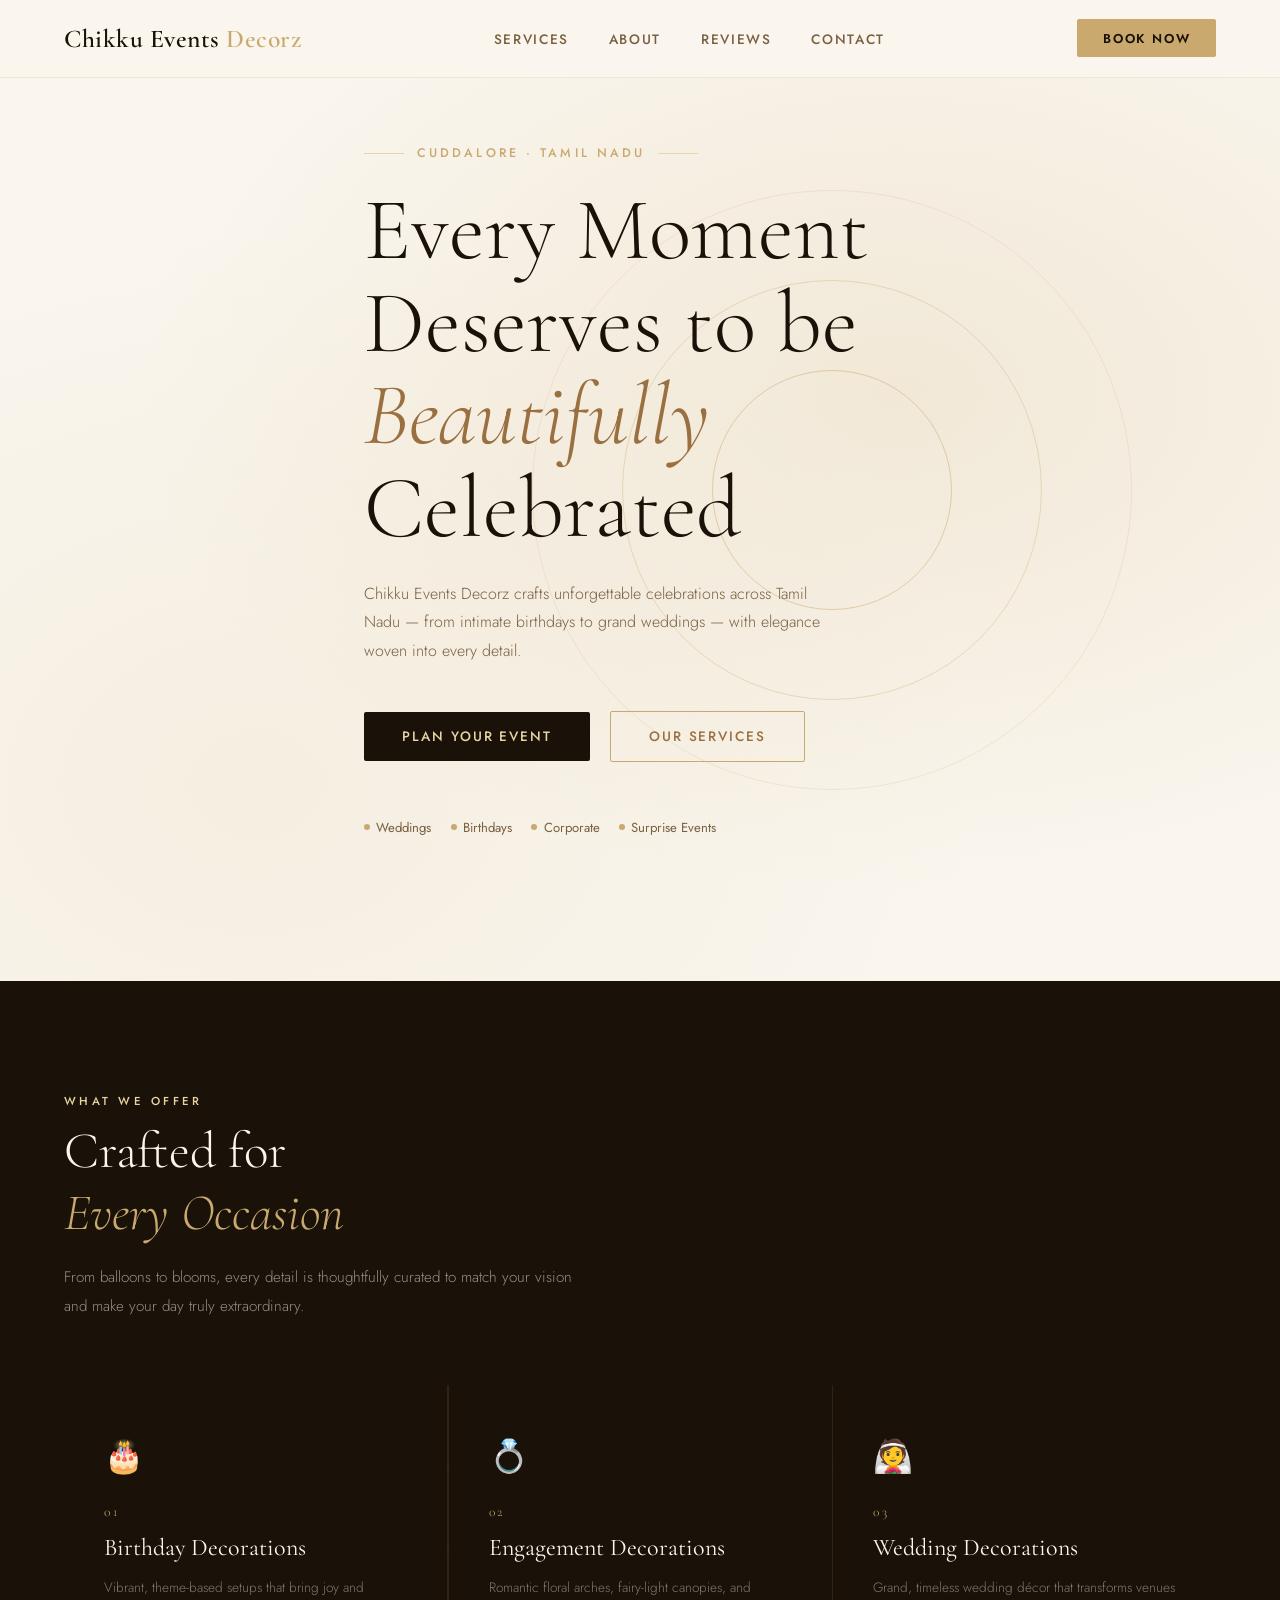
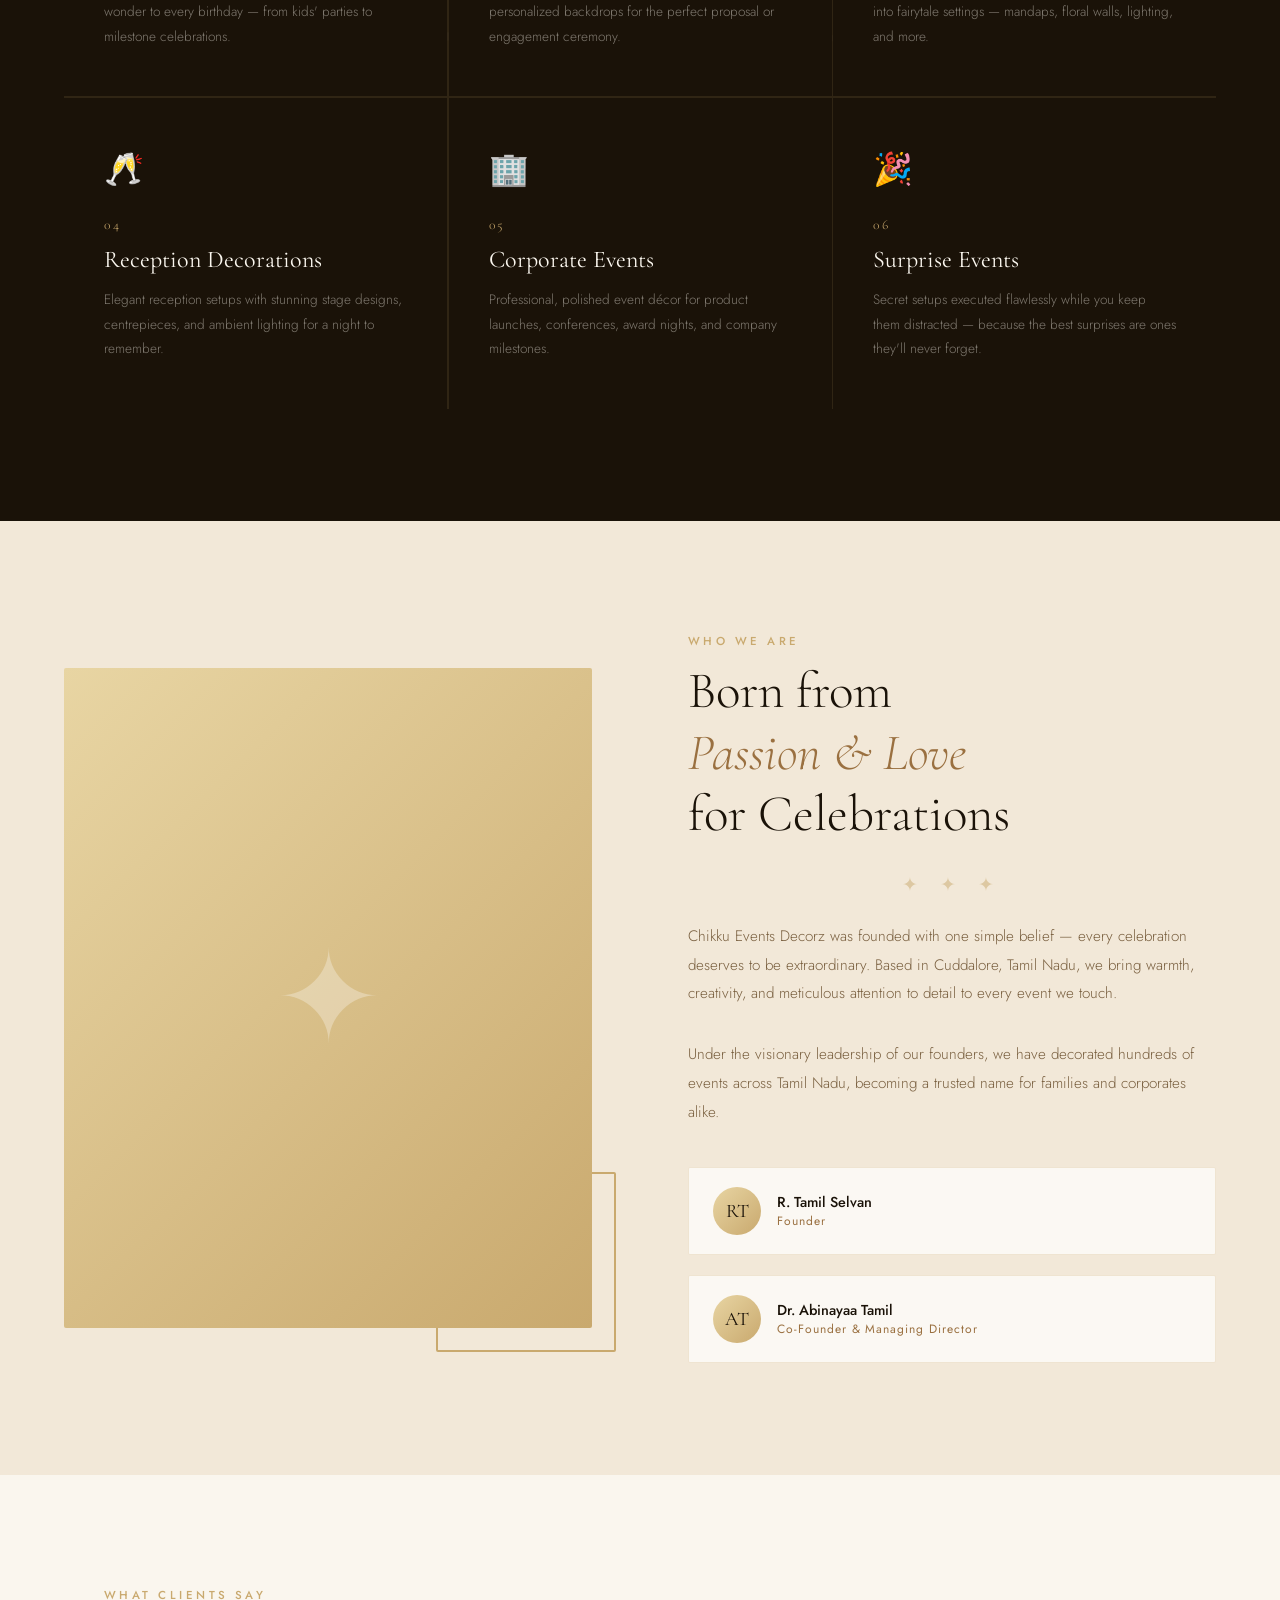
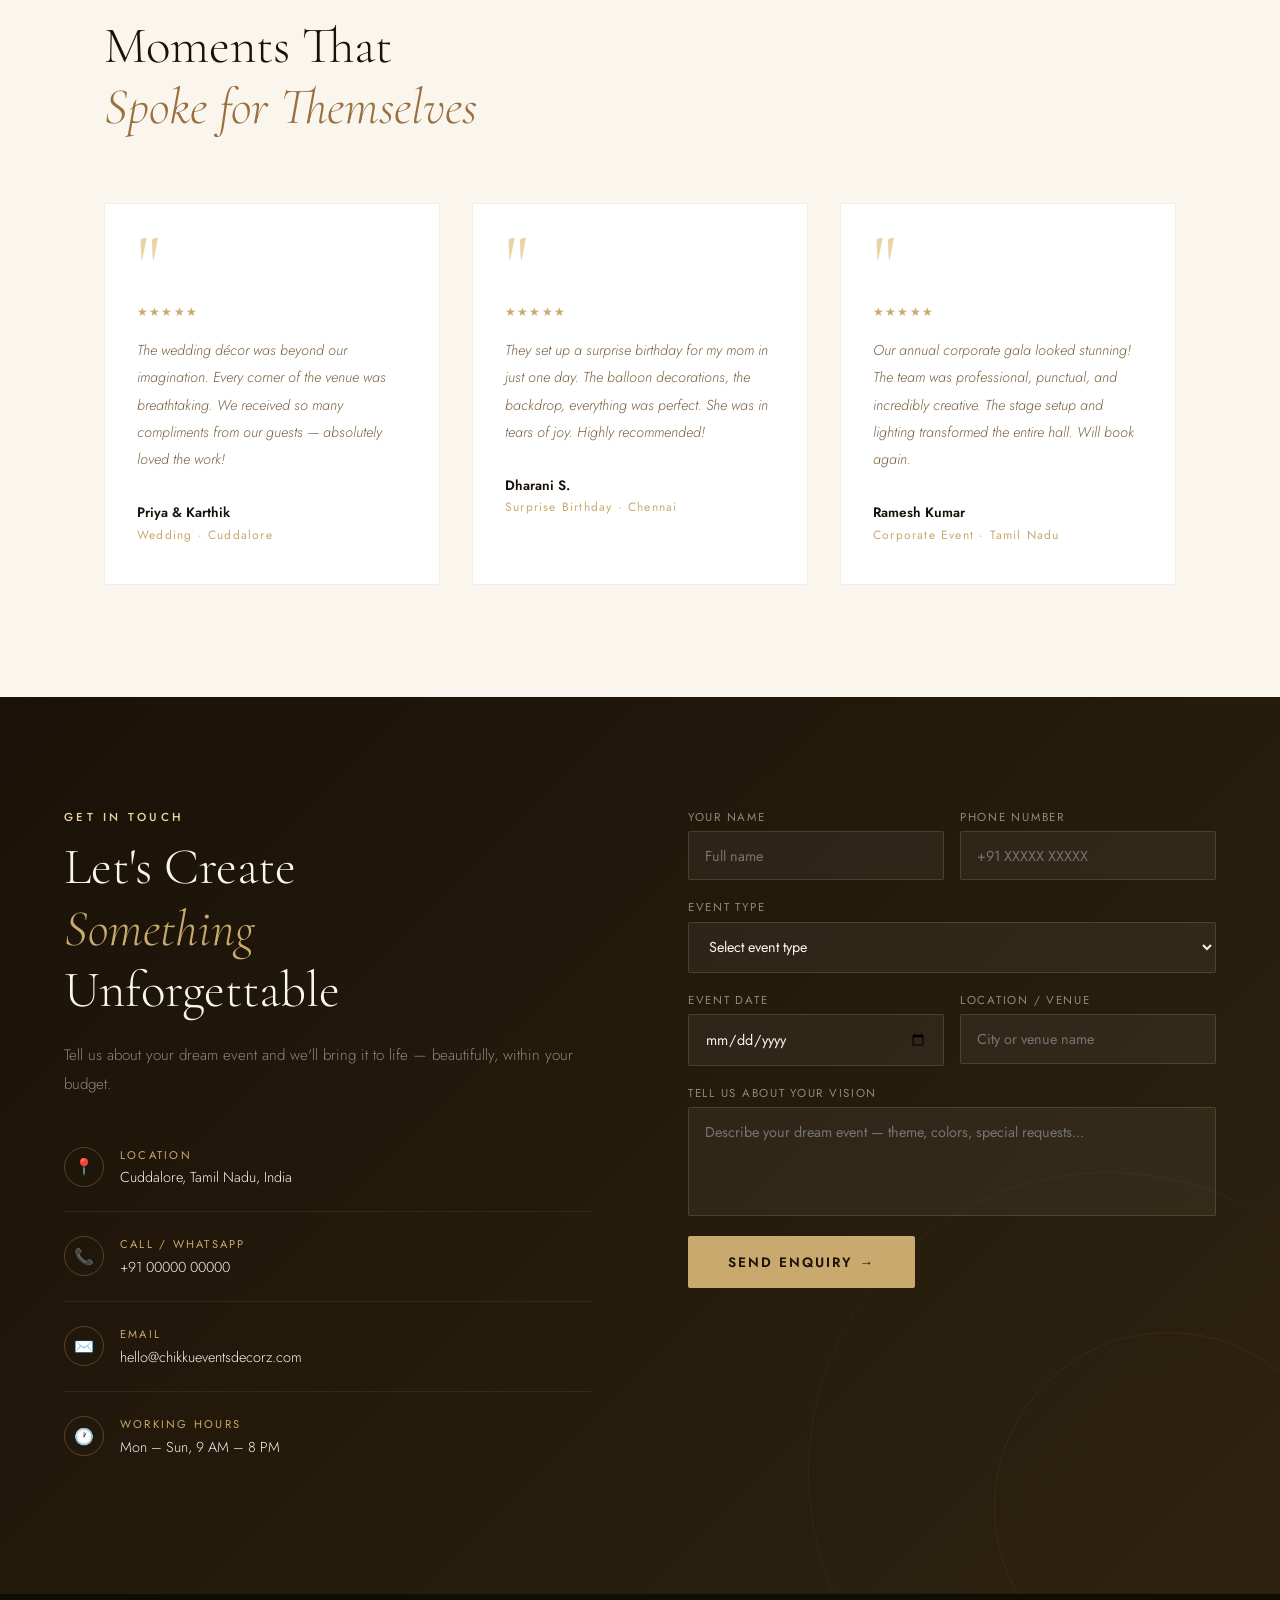
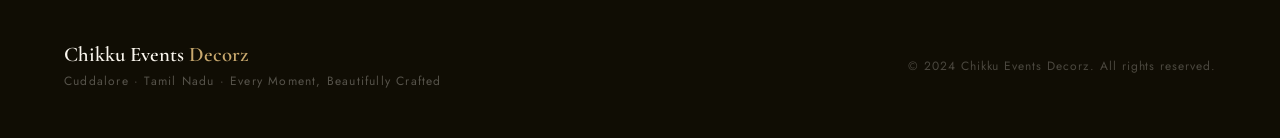
<file: ChikkuEvents.html>
<!DOCTYPE html>
<html lang="en">

<head>
    <meta charset="UTF-8" />
    <meta name="viewport" content="width=device-width, initial-scale=1.0" />
    <title>Chikku Events Decorz – Cuddalore, Tamil Nadu</title>
    <link
        href="https://fonts.googleapis.com/css2?family=Cormorant+Garamond:ital,wght@0,300;0,400;0,600;1,300;1,400&family=Jost:wght@300;400;500;600&display=swap"
        rel="stylesheet" />
    <style>
        *,
        *::before,
        *::after {
            box-sizing: border-box;
            margin: 0;
            padding: 0;
        }

        :root {
            --gold: #C9A96E;
            --gold-light: #E8D5A3;
            --gold-deep: #9A7040;
            --cream: #FAF6EE;
            --dark: #1A1208;
            --charcoal: #2E2310;
            --blush: #F2E8D8;
            --text: #3D2E10;
            --text-muted: #7A6040;
        }

        html {
            scroll-behavior: smooth;
        }

        body {
            font-family: 'Jost', sans-serif;
            background: var(--cream);
            color: var(--text);
            overflow-x: hidden;
        }

        /* ── NAV ── */
        nav {
            position: fixed;
            top: 0;
            left: 0;
            width: 100%;
            z-index: 100;
            padding: 1.2rem 4rem;
            display: flex;
            justify-content: space-between;
            align-items: center;
            background: rgba(250, 246, 238, 0.92);
            backdrop-filter: blur(12px);
            border-bottom: 1px solid rgba(201, 169, 110, 0.2);
            transition: box-shadow 0.3s;
        }

        nav.scrolled {
            box-shadow: 0 4px 30px rgba(0, 0, 0, 0.08);
        }

        .nav-logo {
            font-family: 'Cormorant Garamond', serif;
            font-size: 1.6rem;
            font-weight: 600;
            letter-spacing: 0.02em;
            color: var(--dark);
        }

        .nav-logo span {
            color: var(--gold);
        }

        .nav-links {
            display: flex;
            gap: 2.5rem;
            list-style: none;
        }

        .nav-links a {
            text-decoration: none;
            color: var(--text-muted);
            font-size: 0.85rem;
            letter-spacing: 0.12em;
            text-transform: uppercase;
            font-weight: 500;
            transition: color 0.2s;
        }

        .nav-links a:hover {
            color: var(--gold-deep);
        }

        .nav-cta {
            background: var(--gold);
            color: var(--dark);
            padding: 0.6rem 1.6rem;
            border-radius: 2px;
            font-size: 0.8rem;
            letter-spacing: 0.14em;
            text-transform: uppercase;
            font-weight: 600;
            text-decoration: none;
            transition: background 0.2s, transform 0.2s;
        }

        .nav-cta:hover {
            background: var(--gold-deep);
            color: #fff;
            transform: translateY(-1px);
        }

        /* ── HERO ── */
        #hero {
            min-height: 100vh;
            display: grid;
            place-items: center;
            position: relative;
            background:
                radial-gradient(ellipse at 70% 40%, rgba(201, 169, 110, 0.18) 0%, transparent 60%),
                radial-gradient(ellipse at 20% 80%, rgba(201, 169, 110, 0.10) 0%, transparent 50%),
                var(--cream);
            overflow: hidden;
        }

        /* decorative petals / rings */
        .ring {
            position: absolute;
            border-radius: 50%;
            border: 1px solid rgba(201, 169, 110, 0.2);
            pointer-events: none;
        }

        .ring-1 {
            width: 600px;
            height: 600px;
            top: 50%;
            left: 65%;
            transform: translate(-50%, -50%);
            animation: slowSpin 40s linear infinite;
        }

        .ring-2 {
            width: 420px;
            height: 420px;
            top: 50%;
            left: 65%;
            transform: translate(-50%, -50%);
            border-color: rgba(201, 169, 110, 0.35);
            animation: slowSpin 28s linear infinite reverse;
        }

        .ring-3 {
            width: 240px;
            height: 240px;
            top: 50%;
            left: 65%;
            transform: translate(-50%, -50%);
            border-color: rgba(201, 169, 110, 0.5);
        }

        @keyframes slowSpin {
            to {
                transform: translate(-50%, -50%) rotate(360deg);
            }
        }

        .petal {
            position: absolute;
            width: 10px;
            height: 10px;
            background: var(--gold-light);
            border-radius: 50% 0;
            opacity: 0;
            animation: fall linear infinite;
        }

        @keyframes fall {
            0% {
                opacity: 0;
                transform: translateY(-20px) rotate(0deg);
            }

            10% {
                opacity: 0.6;
            }

            90% {
                opacity: 0.4;
            }

            100% {
                opacity: 0;
                transform: translateY(100vh) rotate(360deg);
            }
        }

        .hero-content {
            position: relative;
            z-index: 2;
            max-width: 680px;
            padding: 2rem 4rem;
            opacity: 0;
            animation: fadeUp 1s 0.3s forwards;
        }

        @keyframes fadeUp {
            from {
                opacity: 0;
                transform: translateY(30px);
            }

            to {
                opacity: 1;
                transform: translateY(0);
            }
        }

        .hero-eyebrow {
            font-size: 0.78rem;
            letter-spacing: 0.25em;
            text-transform: uppercase;
            color: var(--gold);
            font-weight: 500;
            margin-bottom: 1.4rem;
            display: flex;
            align-items: center;
            gap: 0.8rem;
        }

        .hero-eyebrow::before,
        .hero-eyebrow::after {
            content: '';
            display: block;
            width: 40px;
            height: 1px;
            background: var(--gold-light);
        }

        .hero-title {
            font-family: 'Cormorant Garamond', serif;
            font-size: clamp(3rem, 7vw, 5.5rem);
            line-height: 1.05;
            font-weight: 300;
            color: var(--dark);
            margin-bottom: 1.6rem;
        }

        .hero-title em {
            font-style: italic;
            color: var(--gold-deep);
        }

        .hero-sub {
            font-size: 1rem;
            line-height: 1.8;
            color: var(--text-muted);
            font-weight: 300;
            max-width: 480px;
            margin-bottom: 2.8rem;
        }

        .hero-actions {
            display: flex;
            gap: 1.2rem;
            align-items: center;
            flex-wrap: wrap;
        }

        .btn-primary {
            background: var(--dark);
            color: var(--gold-light);
            padding: 0.9rem 2.4rem;
            border-radius: 2px;
            text-decoration: none;
            font-size: 0.85rem;
            letter-spacing: 0.14em;
            text-transform: uppercase;
            font-weight: 500;
            transition: background 0.25s, transform 0.2s;
        }

        .btn-primary:hover {
            background: var(--charcoal);
            transform: translateY(-2px);
        }

        .btn-outline {
            border: 1px solid var(--gold);
            color: var(--gold-deep);
            padding: 0.9rem 2.4rem;
            border-radius: 2px;
            text-decoration: none;
            font-size: 0.85rem;
            letter-spacing: 0.14em;
            text-transform: uppercase;
            font-weight: 500;
            transition: all 0.25s;
        }

        .btn-outline:hover {
            background: var(--gold);
            color: var(--dark);
        }

        .hero-badge {
            margin-top: 3.5rem;
            display: flex;
            align-items: center;
            gap: 1.2rem;
            font-size: 0.82rem;
            color: var(--text-muted);
        }

        .hero-badge-item {
            display: flex;
            align-items: center;
            gap: 0.4rem;
        }

        .hero-badge-dot {
            width: 6px;
            height: 6px;
            border-radius: 50%;
            background: var(--gold);
        }

        /* ── SECTION COMMON ── */
        section {
            padding: 7rem 4rem;
        }

        .section-label {
            font-size: 0.72rem;
            letter-spacing: 0.3em;
            text-transform: uppercase;
            color: var(--gold);
            font-weight: 500;
            margin-bottom: 0.8rem;
        }

        .section-title {
            font-family: 'Cormorant Garamond', serif;
            font-size: clamp(2rem, 4vw, 3.2rem);
            font-weight: 300;
            line-height: 1.2;
            color: var(--dark);
            margin-bottom: 1.2rem;
        }

        .section-title em {
            font-style: italic;
            color: var(--gold-deep);
        }

        .section-desc {
            max-width: 520px;
            font-size: 0.95rem;
            line-height: 1.9;
            color: var(--text-muted);
            font-weight: 300;
        }

        /* ── SERVICES ── */
        #services {
            background: var(--dark);
            position: relative;
            overflow: hidden;
        }

        #services .section-label {
            color: var(--gold-light);
        }

        #services .section-title {
            color: var(--cream);
        }

        #services .section-title em {
            color: var(--gold);
        }

        #services .section-desc {
            color: rgba(250, 246, 238, 0.55);
        }

        .services-bg-text {
            position: absolute;
            top: 50%;
            left: 50%;
            transform: translate(-50%, -50%);
            font-family: 'Cormorant Garamond', serif;
            font-size: 22vw;
            font-weight: 700;
            color: rgba(255, 255, 255, 0.02);
            white-space: nowrap;
            pointer-events: none;
            user-select: none;
        }

        .services-header {
            max-width: 1200px;
            margin: 0 auto 4rem;
        }

        .services-grid {
            display: grid;
            grid-template-columns: repeat(3, 1fr);
            gap: 1.5px;
            max-width: 1200px;
            margin: 0 auto;
            background: rgba(201, 169, 110, 0.12);
        }

        .service-card {
            background: var(--dark);
            padding: 3rem 2.5rem;
            position: relative;
            overflow: hidden;
            transition: background 0.3s;
            cursor: default;
        }

        .service-card::before {
            content: '';
            position: absolute;
            bottom: 0;
            left: 0;
            width: 0;
            height: 2px;
            background: var(--gold);
            transition: width 0.4s;
        }

        .service-card:hover {
            background: #231908;
        }

        .service-card:hover::before {
            width: 100%;
        }

        .service-icon {
            font-size: 2rem;
            margin-bottom: 1.5rem;
            display: block;
        }

        .service-num {
            font-family: 'Cormorant Garamond', serif;
            font-size: 0.85rem;
            color: var(--gold);
            letter-spacing: 0.2em;
            margin-bottom: 0.8rem;
            font-weight: 300;
        }

        .service-name {
            font-family: 'Cormorant Garamond', serif;
            font-size: 1.5rem;
            color: var(--cream);
            font-weight: 400;
            margin-bottom: 0.8rem;
        }

        .service-desc {
            font-size: 0.85rem;
            color: rgba(250, 246, 238, 0.45);
            line-height: 1.8;
            font-weight: 300;
        }

        /* ── ABOUT / FOUNDERS ── */
        #about {
            background: var(--blush);
            display: grid;
            grid-template-columns: 1fr 1fr;
            gap: 6rem;
            align-items: center;
            max-width: 1300px;
            margin: 0 auto;
            padding: 7rem 4rem;
        }

        .about-visual {
            position: relative;
        }

        .about-frame {
            width: 100%;
            aspect-ratio: 4/5;
            background: linear-gradient(135deg, var(--gold-light) 0%, var(--gold) 100%);
            border-radius: 2px;
            display: flex;
            align-items: center;
            justify-content: center;
            position: relative;
            overflow: hidden;
        }

        .about-frame::after {
            content: '✦';
            font-size: 8rem;
            color: rgba(255, 255, 255, 0.3);
        }

        .about-accent {
            position: absolute;
            bottom: -1.5rem;
            right: -1.5rem;
            width: 180px;
            height: 180px;
            border: 2px solid var(--gold);
            border-radius: 2px;
            z-index: -1;
        }

        .founder-cards {
            display: flex;
            flex-direction: column;
            gap: 1.2rem;
            margin-top: 2rem;
        }

        .founder-card {
            background: rgba(255, 255, 255, 0.7);
            border: 1px solid rgba(201, 169, 110, 0.25);
            padding: 1.2rem 1.5rem;
            border-radius: 2px;
            display: flex;
            align-items: center;
            gap: 1rem;
        }

        .founder-avatar {
            width: 48px;
            height: 48px;
            border-radius: 50%;
            background: linear-gradient(135deg, var(--gold-light), var(--gold));
            display: flex;
            align-items: center;
            justify-content: center;
            font-family: 'Cormorant Garamond', serif;
            font-size: 1.2rem;
            color: var(--dark);
            flex-shrink: 0;
        }

        .founder-name {
            font-weight: 500;
            font-size: 0.9rem;
            color: var(--dark);
        }

        .founder-title {
            font-size: 0.75rem;
            color: var(--gold-deep);
            letter-spacing: 0.08em;
        }

        /* ── TESTIMONIALS ── */
        #testimonials {
            max-width: 1200px;
            margin: 0 auto;
        }

        .testimonials-header {
            margin-bottom: 4rem;
        }

        .testimonials-grid {
            display: grid;
            grid-template-columns: repeat(3, 1fr);
            gap: 2rem;
        }

        .testimonial-card {
            background: #fff;
            border: 1px solid rgba(201, 169, 110, 0.2);
            padding: 2.5rem 2rem;
            border-radius: 2px;
            position: relative;
            transition: box-shadow 0.3s, transform 0.3s;
        }

        .testimonial-card:hover {
            box-shadow: 0 20px 50px rgba(0, 0, 0, 0.07);
            transform: translateY(-4px);
        }

        .quote-mark {
            font-family: 'Cormorant Garamond', serif;
            font-size: 5rem;
            color: var(--gold-light);
            line-height: 0.5;
            margin-bottom: 1.2rem;
            display: block;
        }

        .testimonial-text {
            font-size: 0.9rem;
            line-height: 1.9;
            color: var(--text-muted);
            font-style: italic;
            font-weight: 300;
            margin-bottom: 1.8rem;
        }

        .testimonial-author {
            font-weight: 600;
            font-size: 0.85rem;
            color: var(--dark);
        }

        .testimonial-event {
            font-size: 0.75rem;
            color: var(--gold);
            letter-spacing: 0.1em;
            margin-top: 0.2rem;
        }

        .stars {
            color: var(--gold);
            font-size: 0.75rem;
            margin-bottom: 1rem;
            letter-spacing: 0.1em;
        }

        /* ── CONTACT / CTA ── */
        #contact {
            background: linear-gradient(135deg, var(--dark) 0%, var(--charcoal) 100%);
            position: relative;
            overflow: hidden;
        }

        .contact-inner {
            max-width: 1200px;
            margin: 0 auto;
            display: grid;
            grid-template-columns: 1fr 1fr;
            gap: 6rem;
            align-items: start;
        }

        #contact .section-label {
            color: var(--gold-light);
        }

        #contact .section-title {
            color: var(--cream);
        }

        #contact .section-title em {
            color: var(--gold);
        }

        #contact .section-desc {
            color: rgba(250, 246, 238, 0.5);
        }

        .contact-grid {
            display: flex;
            flex-direction: column;
            gap: 1.5rem;
            margin-top: 1.5rem;
        }

        .contact-item {
            display: flex;
            align-items: flex-start;
            gap: 1rem;
            padding-bottom: 1.5rem;
            border-bottom: 1px solid rgba(201, 169, 110, 0.1);
        }

        .contact-item:last-child {
            border-bottom: none;
        }

        .contact-icon {
            width: 40px;
            height: 40px;
            border-radius: 50%;
            border: 1px solid rgba(201, 169, 110, 0.3);
            display: flex;
            align-items: center;
            justify-content: center;
            font-size: 1rem;
            flex-shrink: 0;
        }

        .contact-label {
            font-size: 0.7rem;
            letter-spacing: 0.2em;
            text-transform: uppercase;
            color: var(--gold);
            margin-bottom: 0.3rem;
        }

        .contact-value {
            font-size: 0.9rem;
            color: var(--cream);
            font-weight: 300;
        }

        .contact-form {
            display: flex;
            flex-direction: column;
            gap: 1.2rem;
        }

        .form-row {
            display: grid;
            grid-template-columns: 1fr 1fr;
            gap: 1rem;
        }

        .form-field {
            display: flex;
            flex-direction: column;
            gap: 0.4rem;
        }

        .form-field label {
            font-size: 0.72rem;
            letter-spacing: 0.15em;
            text-transform: uppercase;
            color: rgba(250, 246, 238, 0.5);
        }

        .form-field input,
        .form-field select,
        .form-field textarea {
            background: rgba(255, 255, 255, 0.05);
            border: 1px solid rgba(201, 169, 110, 0.2);
            color: var(--cream);
            padding: 0.85rem 1rem;
            border-radius: 2px;
            font-family: 'Jost', sans-serif;
            font-size: 0.9rem;
            transition: border-color 0.2s, background 0.2s;
            outline: none;
            resize: none;
        }

        .form-field input:focus,
        .form-field select:focus,
        .form-field textarea:focus {
            border-color: var(--gold);
            background: rgba(255, 255, 255, 0.08);
        }

        .form-field select option {
            background: var(--dark);
        }

        .btn-submit {
            background: var(--gold);
            color: var(--dark);
            padding: 1rem 2.5rem;
            border: none;
            border-radius: 2px;
            font-family: 'Jost', sans-serif;
            font-size: 0.85rem;
            letter-spacing: 0.15em;
            text-transform: uppercase;
            font-weight: 600;
            cursor: pointer;
            transition: background 0.25s, transform 0.2s;
            align-self: flex-start;
        }

        .btn-submit:hover {
            background: var(--gold-light);
            transform: translateY(-2px);
        }

        .contact-bg-decor {
            position: absolute;
            right: -10%;
            bottom: -20%;
            width: 600px;
            height: 600px;
            border-radius: 50%;
            border: 1px solid rgba(201, 169, 110, 0.05);
        }

        .contact-bg-decor-2 {
            position: absolute;
            right: -5%;
            bottom: -10%;
            width: 350px;
            height: 350px;
            border-radius: 50%;
            border: 1px solid rgba(201, 169, 110, 0.08);
        }

        /* ── FOOTER ── */
        footer {
            background: #100D04;
            padding: 3rem 4rem;
            display: flex;
            justify-content: space-between;
            align-items: center;
            flex-wrap: wrap;
            gap: 1rem;
            border-top: 1px solid rgba(201, 169, 110, 0.1);
        }

        .footer-logo {
            font-family: 'Cormorant Garamond', serif;
            font-size: 1.3rem;
            color: var(--cream);
            font-weight: 600;
        }

        .footer-logo span {
            color: var(--gold);
        }

        .footer-tagline {
            font-size: 0.75rem;
            color: rgba(250, 246, 238, 0.3);
            margin-top: 0.3rem;
            letter-spacing: 0.1em;
        }

        .footer-copy {
            font-size: 0.75rem;
            color: rgba(250, 246, 238, 0.25);
            letter-spacing: 0.08em;
        }

        /* ── DIVIDER ORNAMENT ── */
        .ornament {
            text-align: center;
            color: var(--gold);
            font-size: 1.2rem;
            letter-spacing: 0.5rem;
            margin: 1.5rem 0;
            opacity: 0.5;
        }

        /* ── SCROLL ANIMATIONS ── */
        .reveal {
            opacity: 0;
            transform: translateY(24px);
            transition: opacity 0.7s ease, transform 0.7s ease;
        }

        .reveal.visible {
            opacity: 1;
            transform: translateY(0);
        }

        @media (max-width: 900px) {
            nav {
                padding: 1rem 1.5rem;
            }

            .nav-links {
                display: none;
            }

            section {
                padding: 5rem 1.5rem;
            }

            #about {
                grid-template-columns: 1fr;
                gap: 3rem;
            }

            .services-grid {
                grid-template-columns: 1fr;
            }

            .testimonials-grid {
                grid-template-columns: 1fr;
            }

            .contact-inner {
                grid-template-columns: 1fr;
                gap: 3rem;
            }

            .form-row {
                grid-template-columns: 1fr;
            }

            footer {
                flex-direction: column;
                text-align: center;
            }
        }
    </style>
</head>

<body>

    <!-- NAV -->
    <nav id="nav">
        <div class="nav-logo">Chikku Events <span>Decorz</span></div>
        <ul class="nav-links">
            <li><a href="#services">Services</a></li>
            <li><a href="#about">About</a></li>
            <li><a href="#testimonials">Reviews</a></li>
            <li><a href="#contact">Contact</a></li>
        </ul>
        <a href="#contact" class="nav-cta">Book Now</a>
    </nav>

    <!-- HERO -->
    <section id="hero">
        <!-- Petals -->
        <div class="petal" style="left:10%;animation-duration:8s;animation-delay:0s;width:8px;height:8px"></div>
        <div class="petal" style="left:20%;animation-duration:11s;animation-delay:2s;width:12px;height:12px"></div>
        <div class="petal" style="left:30%;animation-duration:9s;animation-delay:1s;width:6px;height:6px"></div>
        <div class="petal" style="left:75%;animation-duration:13s;animation-delay:3s;width:10px;height:10px"></div>
        <div class="petal" style="left:85%;animation-duration:7s;animation-delay:0.5s;width:7px;height:7px"></div>
        <div class="petal" style="left:55%;animation-duration:10s;animation-delay:4s;width:9px;height:9px"></div>

        <!-- Decorative rings (right side) -->
        <div class="ring ring-1"></div>
        <div class="ring ring-2"></div>
        <div class="ring ring-3"></div>

        <div class="hero-content">
            <div class="hero-eyebrow">Cuddalore · Tamil Nadu</div>
            <h1 class="hero-title">
                Every Moment<br>
                Deserves to be<br>
                <em>Beautifully</em> Celebrated
            </h1>
            <p class="hero-sub">
                Chikku Events Decorz crafts unforgettable celebrations across Tamil Nadu — from intimate birthdays to
                grand weddings — with elegance woven into every detail.
            </p>
            <div class="hero-actions">
                <a href="#contact" class="btn-primary">Plan Your Event</a>
                <a href="#services" class="btn-outline">Our Services</a>
            </div>
            <div class="hero-badge">
                <div class="hero-badge-item">
                    <div class="hero-badge-dot"></div> Weddings
                </div>
                <div class="hero-badge-item">
                    <div class="hero-badge-dot"></div> Birthdays
                </div>
                <div class="hero-badge-item">
                    <div class="hero-badge-dot"></div> Corporate
                </div>
                <div class="hero-badge-item">
                    <div class="hero-badge-dot"></div> Surprise Events
                </div>
            </div>
        </div>
    </section>

    <!-- SERVICES -->
    <section id="services">
        <div class="services-bg-text">DECOR</div>
        <div class="services-header reveal">
            <div class="section-label">What We Offer</div>
            <h2 class="section-title">Crafted for<br><em>Every Occasion</em></h2>
            <p class="section-desc">From balloons to blooms, every detail is thoughtfully curated to match your vision
                and make your day truly extraordinary.</p>
        </div>
        <div class="services-grid">
            <div class="service-card reveal">
                <span class="service-icon">🎂</span>
                <div class="service-num">01</div>
                <div class="service-name">Birthday Decorations</div>
                <p class="service-desc">Vibrant, theme-based setups that bring joy and wonder to every birthday — from
                    kids' parties to milestone celebrations.</p>
            </div>
            <div class="service-card reveal" style="transition-delay:0.1s">
                <span class="service-icon">💍</span>
                <div class="service-num">02</div>
                <div class="service-name">Engagement Decorations</div>
                <p class="service-desc">Romantic floral arches, fairy-light canopies, and personalized backdrops for the
                    perfect proposal or engagement ceremony.</p>
            </div>
            <div class="service-card reveal" style="transition-delay:0.2s">
                <span class="service-icon">👰</span>
                <div class="service-num">03</div>
                <div class="service-name">Wedding Decorations</div>
                <p class="service-desc">Grand, timeless wedding décor that transforms venues into fairytale settings —
                    mandaps, floral walls, lighting, and more.</p>
            </div>
            <div class="service-card reveal" style="transition-delay:0.1s">
                <span class="service-icon">🥂</span>
                <div class="service-num">04</div>
                <div class="service-name">Reception Decorations</div>
                <p class="service-desc">Elegant reception setups with stunning stage designs, centrepieces, and ambient
                    lighting for a night to remember.</p>
            </div>
            <div class="service-card reveal" style="transition-delay:0.2s">
                <span class="service-icon">🏢</span>
                <div class="service-num">05</div>
                <div class="service-name">Corporate Events</div>
                <p class="service-desc">Professional, polished event décor for product launches, conferences, award
                    nights, and company milestones.</p>
            </div>
            <div class="service-card reveal" style="transition-delay:0.3s">
                <span class="service-icon">🎉</span>
                <div class="service-num">06</div>
                <div class="service-name">Surprise Events</div>
                <p class="service-desc">Secret setups executed flawlessly while you keep them distracted — because the
                    best surprises are ones they'll never forget.</p>
            </div>
        </div>
    </section>

    <!-- ABOUT -->
    <section id="about"
        style="background: var(--blush); max-width: none; margin: 0; display: block; padding: 7rem 4rem;">
        <div
            style="max-width:1200px; margin: 0 auto; display: grid; grid-template-columns: 1fr 1fr; gap: 6rem; align-items: center;">
            <div class="about-visual reveal">
                <div class="about-frame"></div>
                <div class="about-accent"></div>
            </div>
            <div class="reveal" style="transition-delay:0.15s">
                <div class="section-label">Who We Are</div>
                <h2 class="section-title">Born from<br><em>Passion & Love</em><br>for Celebrations</h2>
                <div class="ornament">✦ ✦ ✦</div>
                <p class="section-desc" style="margin-bottom:2rem">
                    Chikku Events Decorz was founded with one simple belief — every celebration deserves to be
                    extraordinary. Based in Cuddalore, Tamil Nadu, we bring warmth, creativity, and meticulous attention
                    to detail to every event we touch.
                </p>
                <p class="section-desc" style="margin-bottom:2.5rem">
                    Under the visionary leadership of our founders, we have decorated hundreds of events across Tamil
                    Nadu, becoming a trusted name for families and corporates alike.
                </p>
                <div class="founder-cards">
                    <div class="founder-card">
                        <div class="founder-avatar">RT</div>
                        <div>
                            <div class="founder-name">R. Tamil Selvan</div>
                            <div class="founder-title">Founder</div>
                        </div>
                    </div>
                    <div class="founder-card">
                        <div class="founder-avatar">AT</div>
                        <div>
                            <div class="founder-name">Dr. Abinayaa Tamil</div>
                            <div class="founder-title">Co-Founder & Managing Director</div>
                        </div>
                    </div>
                </div>
            </div>
        </div>
    </section>

    <!-- TESTIMONIALS -->
    <section id="testimonials">
        <div class="testimonials-header reveal">
            <div class="section-label">What Clients Say</div>
            <h2 class="section-title">Moments That<br><em>Spoke for Themselves</em></h2>
        </div>
        <div class="testimonials-grid">
            <div class="testimonial-card reveal">
                <span class="quote-mark">"</span>
                <div class="stars">★★★★★</div>
                <p class="testimonial-text">The wedding décor was beyond our imagination. Every corner of the venue was
                    breathtaking. We received so many compliments from our guests — absolutely loved the work!</p>
                <div class="testimonial-author">Priya & Karthik</div>
                <div class="testimonial-event">Wedding · Cuddalore</div>
            </div>
            <div class="testimonial-card reveal" style="transition-delay:0.1s">
                <span class="quote-mark">"</span>
                <div class="stars">★★★★★</div>
                <p class="testimonial-text">They set up a surprise birthday for my mom in just one day. The balloon
                    decorations, the backdrop, everything was perfect. She was in tears of joy. Highly recommended!</p>
                <div class="testimonial-author">Dharani S.</div>
                <div class="testimonial-event">Surprise Birthday · Chennai</div>
            </div>
            <div class="testimonial-card reveal" style="transition-delay:0.2s">
                <span class="quote-mark">"</span>
                <div class="stars">★★★★★</div>
                <p class="testimonial-text">Our annual corporate gala looked stunning! The team was professional,
                    punctual, and incredibly creative. The stage setup and lighting transformed the entire hall. Will
                    book again.</p>
                <div class="testimonial-author">Ramesh Kumar</div>
                <div class="testimonial-event">Corporate Event · Tamil Nadu</div>
            </div>
        </div>
    </section>

    <!-- CONTACT -->
    <section id="contact">
        <div class="contact-bg-decor"></div>
        <div class="contact-bg-decor-2"></div>
        <div class="contact-inner">
            <div class="reveal">
                <div class="section-label">Get in Touch</div>
                <h2 class="section-title">Let's Create<br><em>Something</em><br>Unforgettable</h2>
                <p class="section-desc" style="margin-bottom: 3rem">Tell us about your dream event and we'll bring it to
                    life — beautifully, within your budget.</p>
                <div class="contact-grid">
                    <div class="contact-item">
                        <div class="contact-icon">📍</div>
                        <div>
                            <div class="contact-label">Location</div>
                            <div class="contact-value">Cuddalore, Tamil Nadu, India</div>
                        </div>
                    </div>
                    <div class="contact-item">
                        <div class="contact-icon">📞</div>
                        <div>
                            <div class="contact-label">Call / WhatsApp</div>
                            <div class="contact-value">+91 00000 00000</div>
                        </div>
                    </div>
                    <div class="contact-item">
                        <div class="contact-icon">✉️</div>
                        <div>
                            <div class="contact-label">Email</div>
                            <div class="contact-value">hello@chikkueventsdecorz.com</div>
                        </div>
                    </div>
                    <div class="contact-item">
                        <div class="contact-icon">🕐</div>
                        <div>
                            <div class="contact-label">Working Hours</div>
                            <div class="contact-value">Mon – Sun, 9 AM – 8 PM</div>
                        </div>
                    </div>
                </div>
            </div>
            <div class="reveal" style="transition-delay:0.15s">
                <div class="contact-form">
                    <div class="form-row">
                        <div class="form-field">
                            <label>Your Name</label>
                            <input type="text" placeholder="Full name" />
                        </div>
                        <div class="form-field">
                            <label>Phone Number</label>
                            <input type="tel" placeholder="+91 XXXXX XXXXX" />
                        </div>
                    </div>
                    <div class="form-field">
                        <label>Event Type</label>
                        <select>
                            <option value="">Select event type</option>
                            <option>Birthday Decoration</option>
                            <option>Engagement Decoration</option>
                            <option>Wedding Decoration</option>
                            <option>Reception Decoration</option>
                            <option>Corporate Event</option>
                            <option>Surprise Event</option>
                        </select>
                    </div>
                    <div class="form-row">
                        <div class="form-field">
                            <label>Event Date</label>
                            <input type="date" />
                        </div>
                        <div class="form-field">
                            <label>Location / Venue</label>
                            <input type="text" placeholder="City or venue name" />
                        </div>
                    </div>
                    <div class="form-field">
                        <label>Tell us about your vision</label>
                        <textarea rows="4"
                            placeholder="Describe your dream event — theme, colors, special requests..."></textarea>
                    </div>
                    <button class="btn-submit">Send Enquiry →</button>
                </div>
            </div>
        </div>
    </section>

    <!-- FOOTER -->
    <footer>
        <div>
            <div class="footer-logo">Chikku Events <span>Decorz</span></div>
            <div class="footer-tagline">Cuddalore · Tamil Nadu · Every Moment, Beautifully Crafted</div>
        </div>
        <div class="footer-copy">© 2024 Chikku Events Decorz. All rights reserved.</div>
    </footer>

    <script>
        // Nav scroll effect
        window.addEventListener('scroll', () => {
            document.getElementById('nav').classList.toggle('scrolled', window.scrollY > 30);
        });

        // Scroll reveal
        const reveals = document.querySelectorAll('.reveal');
        const observer = new IntersectionObserver((entries) => {
            entries.forEach(e => { if (e.isIntersecting) { e.target.classList.add('visible'); } });
        }, { threshold: 0.12 });
        reveals.forEach(el => observer.observe(el));

        // Form submit (demo)
        document.querySelector('.btn-submit').addEventListener('click', () => {
            const btn = document.querySelector('.btn-submit');
            btn.textContent = 'Message Sent! ✓';
            btn.style.background = '#4CAF50';
            btn.style.color = '#fff';
            setTimeout(() => {
                btn.textContent = 'Send Enquiry →';
                btn.style.background = '';
                btn.style.color = '';
            }, 3000);
        });
    </script>
</body>

</html>
</file>
